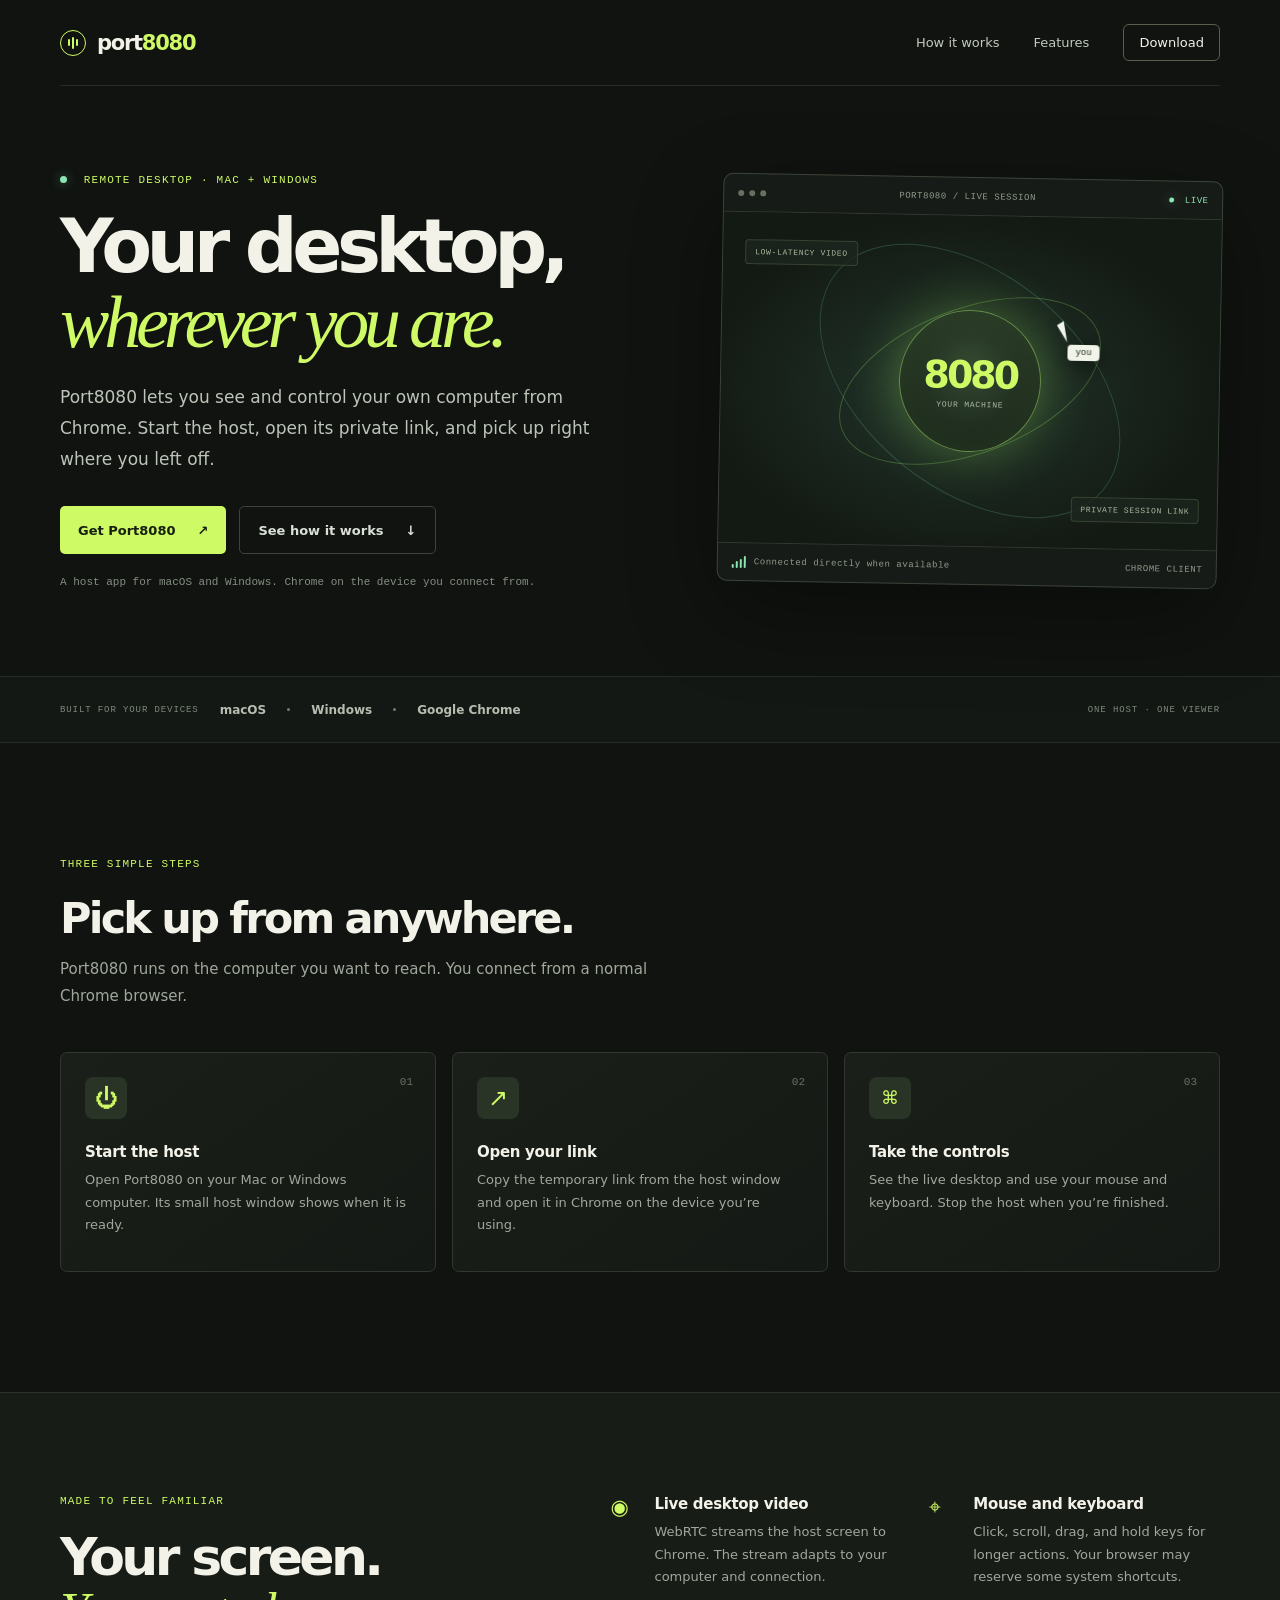
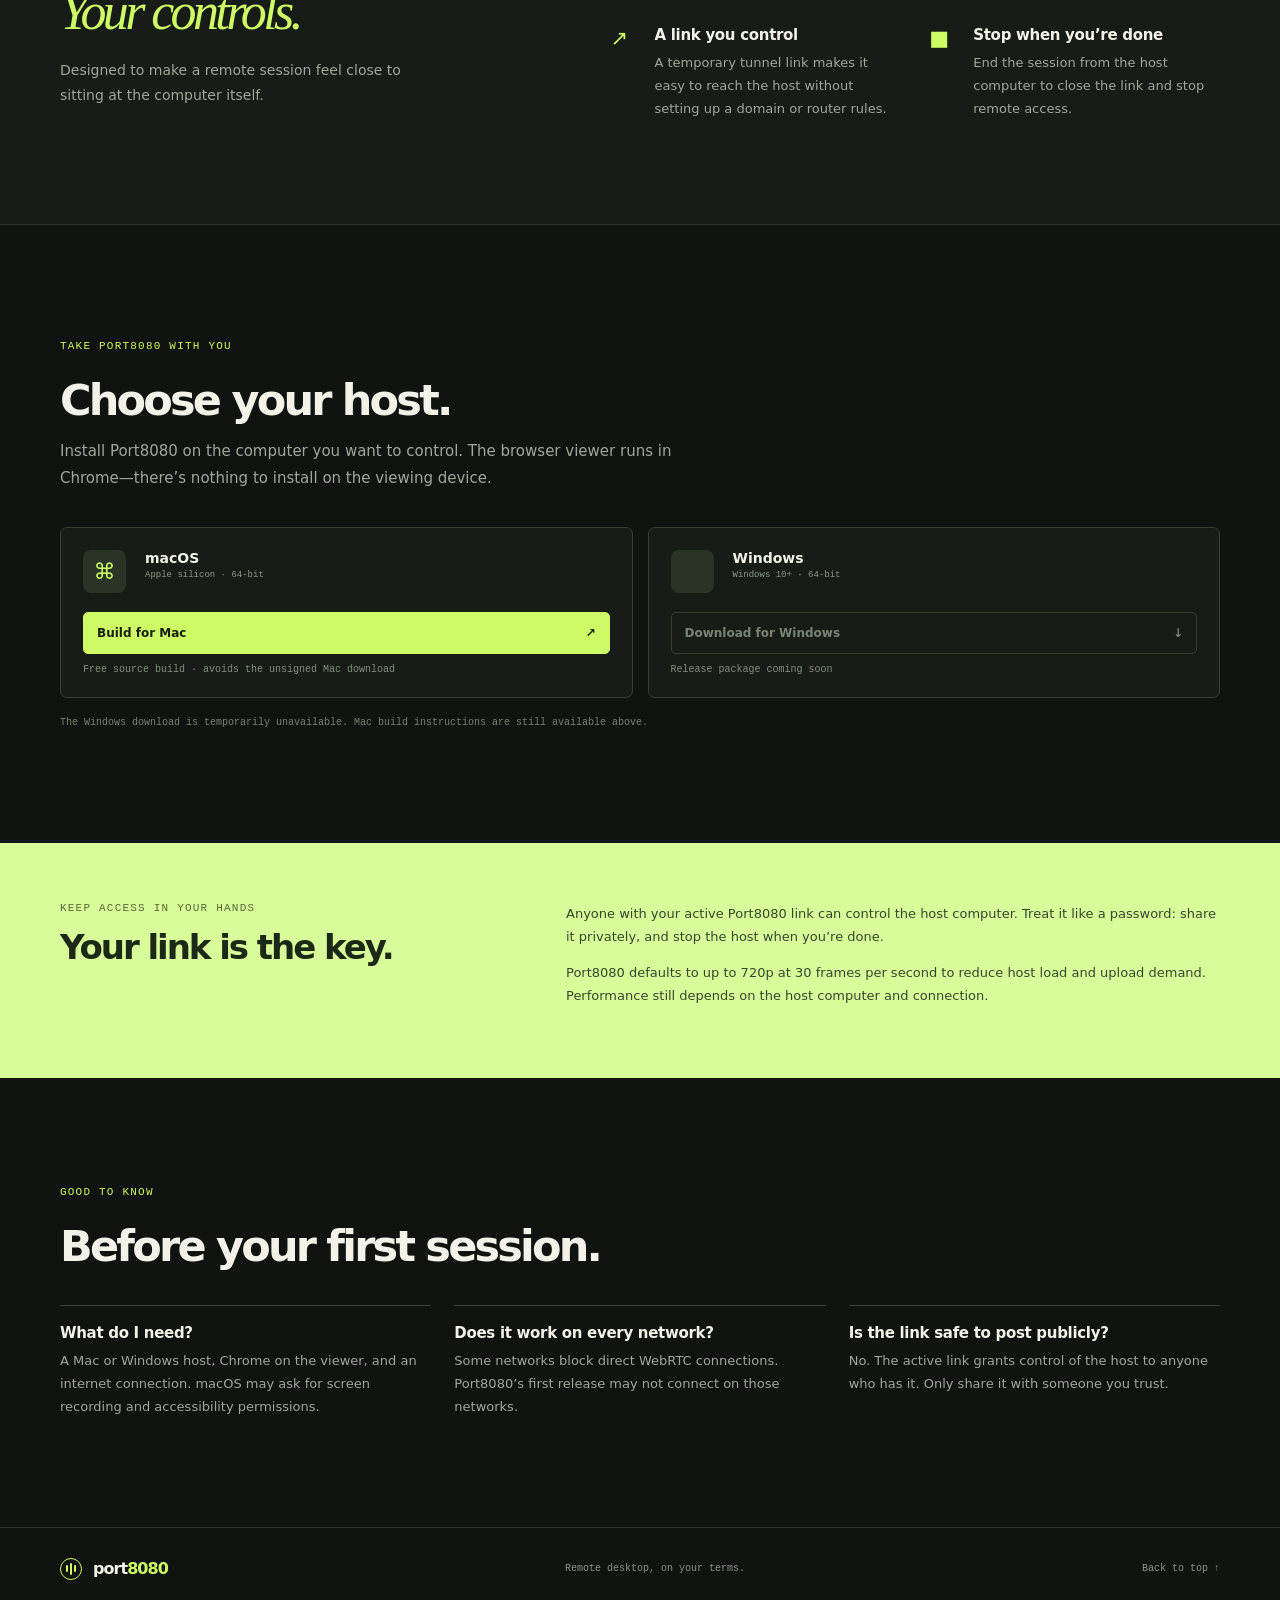
<file: index.html>
<!doctype html>
<html lang="en">
<head>
  <meta charset="utf-8">
  <meta name="viewport" content="width=device-width, initial-scale=1">
  <meta name="theme-color" content="#101310">
  <meta name="description" content="Port8080 is a remote desktop tool for controlling your Mac or Windows computer from Chrome.">
  <link rel="canonical" href="https://port8080.dpdns.org/">
  <meta property="og:title" content="Port8080 — your desktop, wherever you are">
  <meta property="og:description" content="See and control your own Mac or Windows computer from Chrome.">
  <meta property="og:url" content="https://port8080.dpdns.org/">
  <title>Port8080 — your desktop, wherever you are</title>
  <link rel="icon" href="favicon.svg" type="image/svg+xml">
  <link rel="stylesheet" href="styles.css">
</head>
<body>
  <header class="site-header wrap">
    <a class="brand" href="#top" aria-label="Port8080 home">
      <span class="brand-mark" aria-hidden="true"><i></i><i></i><i></i></span>
      <span>port<span class="brand-number">8080</span></span>
    </a>
    <nav aria-label="Main navigation">
      <a href="#how">How it works</a>
      <a href="#features">Features</a>
      <a class="nav-download" href="#download">Download</a>
    </nav>
  </header>

  <main id="top">
    <section class="hero wrap">
      <div class="hero-copy">
        <p class="eyebrow"><span class="status-dot"></span> REMOTE DESKTOP · MAC + WINDOWS</p>
        <h1>Your desktop,<br><em>wherever you are.</em></h1>
        <p class="hero-lede">Port8080 lets you see and control your own computer from Chrome. Start the host, open its private link, and pick up right where you left off.</p>
        <div class="hero-actions">
          <a class="button button-primary" href="#download">Get Port8080 <span aria-hidden="true">↗</span></a>
          <a class="button button-quiet" href="#how">See how it works <span aria-hidden="true">↓</span></a>
        </div>
        <p class="hero-note">A host app for macOS and Windows. Chrome on the device you connect from.</p>
      </div>
      <div class="screen-card" aria-label="Illustration of a remote desktop session">
        <div class="screen-top"><div class="window-dots"><b></b><b></b><b></b></div><span>PORT8080 / LIVE SESSION</span><span class="live"><i></i> LIVE</span></div>
        <div class="screen-art">
          <div class="art-grid"></div>
          <div class="art-orbit orbit-one"></div><div class="art-orbit orbit-two"></div>
          <div class="art-core"><span>8080</span><small>YOUR MACHINE</small></div>
          <div class="art-cursor"><span></span><b>you</b></div>
          <div class="art-label label-a">LOW-LATENCY VIDEO</div>
          <div class="art-label label-b">PRIVATE SESSION LINK</div>
        </div>
        <div class="screen-bottom"><span><i class="signal-bars"><b></b><b></b><b></b><b></b></i> Connected directly when available</span><span>CHROME CLIENT</span></div>
      </div>
    </section>

    <section class="ticker" aria-label="Supported platforms">
      <div class="wrap ticker-inner"><span>BUILT FOR YOUR DEVICES</span><b>macOS</b><i></i><b>Windows</b><i></i><b>Google Chrome</b><span class="ticker-right">ONE HOST · ONE VIEWER</span></div>
    </section>

    <section class="section wrap" id="how">
      <div class="section-head"><p class="eyebrow">THREE SIMPLE STEPS</p><h2>Pick up from anywhere.</h2><p>Port8080 runs on the computer you want to reach. You connect from a normal Chrome browser.</p></div>
      <div class="steps">
        <article class="step"><span class="step-num">01</span><div class="step-icon icon-power">⏻</div><h3>Start the host</h3><p>Open Port8080 on your Mac or Windows computer. Its small host window shows when it is ready.</p></article>
        <article class="step"><span class="step-num">02</span><div class="step-icon icon-link">↗</div><h3>Open your link</h3><p>Copy the temporary link from the host window and open it in Chrome on the device you’re using.</p></article>
        <article class="step"><span class="step-num">03</span><div class="step-icon icon-screen">⌘</div><h3>Take the controls</h3><p>See the live desktop and use your mouse and keyboard. Stop the host when you’re finished.</p></article>
      </div>
    </section>

    <section class="feature-band" id="features">
      <div class="wrap feature-layout">
        <div class="feature-intro"><p class="eyebrow">MADE TO FEEL FAMILIAR</p><h2>Your screen.<br><em>Your controls.</em></h2><p>Designed to make a remote session feel close to sitting at the computer itself.</p></div>
        <div class="feature-list">
          <article><span class="feature-icon">◉</span><div><h3>Live desktop video</h3><p>WebRTC streams the host screen to Chrome. The stream adapts to your computer and connection.</p></div></article>
          <article><span class="feature-icon">⌖</span><div><h3>Mouse and keyboard</h3><p>Click, scroll, drag, and hold keys for longer actions. Your browser may reserve some system shortcuts.</p></div></article>
          <article><span class="feature-icon">↗</span><div><h3>A link you control</h3><p>A temporary tunnel link makes it easy to reach the host without setting up a domain or router rules.</p></div></article>
          <article><span class="feature-icon">■</span><div><h3>Stop when you’re done</h3><p>End the session from the host computer to close the link and stop remote access.</p></div></article>
        </div>
      </div>
    </section>

    <section class="download-section wrap" id="download">
      <div class="download-copy"><p class="eyebrow">TAKE PORT8080 WITH YOU</p><h2>Choose your host.</h2><p>Install Port8080 on the computer you want to control. The browser viewer runs in Chrome—there’s nothing to install on the viewing device.</p></div>
      <div class="download-grid">
        <article class="download-card" data-platform="mac">
          <div class="platform-symbol" aria-hidden="true">⌘</div><div class="platform-meta"><span class="platform-name">macOS</span><span class="platform-detail">Apple silicon · 64-bit</span></div>
          <a class="download-button" id="download-mac" href="https://github.com/webdev99-cyber/port8080repo/blob/main/MAC-BUILD.md" target="_blank" rel="noopener noreferrer">Build for Mac <span>↗</span></a>
          <p class="download-state" id="status-mac">Free source build · avoids the unsigned Mac download</p>
        </article>
        <article class="download-card" data-platform="windows">
          <div class="platform-symbol windows-symbol" aria-hidden="true"><i></i><i></i><i></i><i></i></div><div class="platform-meta"><span class="platform-name">Windows</span><span class="platform-detail">Windows 10+ · 64-bit</span></div>
          <a class="download-button" id="download-windows" href="#download" aria-disabled="true">Download for Windows <span>↓</span></a>
          <p class="download-state" id="status-windows">Release package coming soon</p>
        </article>
      </div>
      <p class="release-note" id="release-note">Downloads will appear here when Port8080 installers are published.</p>
    </section>

    <section class="trust-section">
      <div class="wrap trust-layout"><div><p class="eyebrow">KEEP ACCESS IN YOUR HANDS</p><h2>Your link is the key.</h2></div><div class="trust-copy"><p>Anyone with your active Port8080 link can control the host computer. Treat it like a password: share it privately, and stop the host when you’re done.</p><p>Port8080 defaults to up to 720p at 30 frames per second to reduce host load and upload demand. Performance still depends on the host computer and connection.</p></div></div>
    </section>

    <section class="faq-section wrap">
      <p class="eyebrow">GOOD TO KNOW</p><h2>Before your first session.</h2>
      <div class="faq-grid">
        <article><h3>What do I need?</h3><p>A Mac or Windows host, Chrome on the viewer, and an internet connection. macOS may ask for screen recording and accessibility permissions.</p></article>
        <article><h3>Does it work on every network?</h3><p>Some networks block direct WebRTC connections. Port8080’s first release may not connect on those networks.</p></article>
        <article><h3>Is the link safe to post publicly?</h3><p>No. The active link grants control of the host to anyone who has it. Only share it with someone you trust.</p></article>
      </div>
    </section>
  </main>

  <footer class="site-footer"><div class="wrap footer-inner"><a class="brand" href="#top"><span class="brand-mark" aria-hidden="true"><i></i><i></i><i></i></span><span>port<span class="brand-number">8080</span></span></a><span>Remote desktop, on your terms.</span><a href="#top">Back to top ↑</a></div></footer>
  <script src="app.js" defer></script>
</body>
</html>
</file>
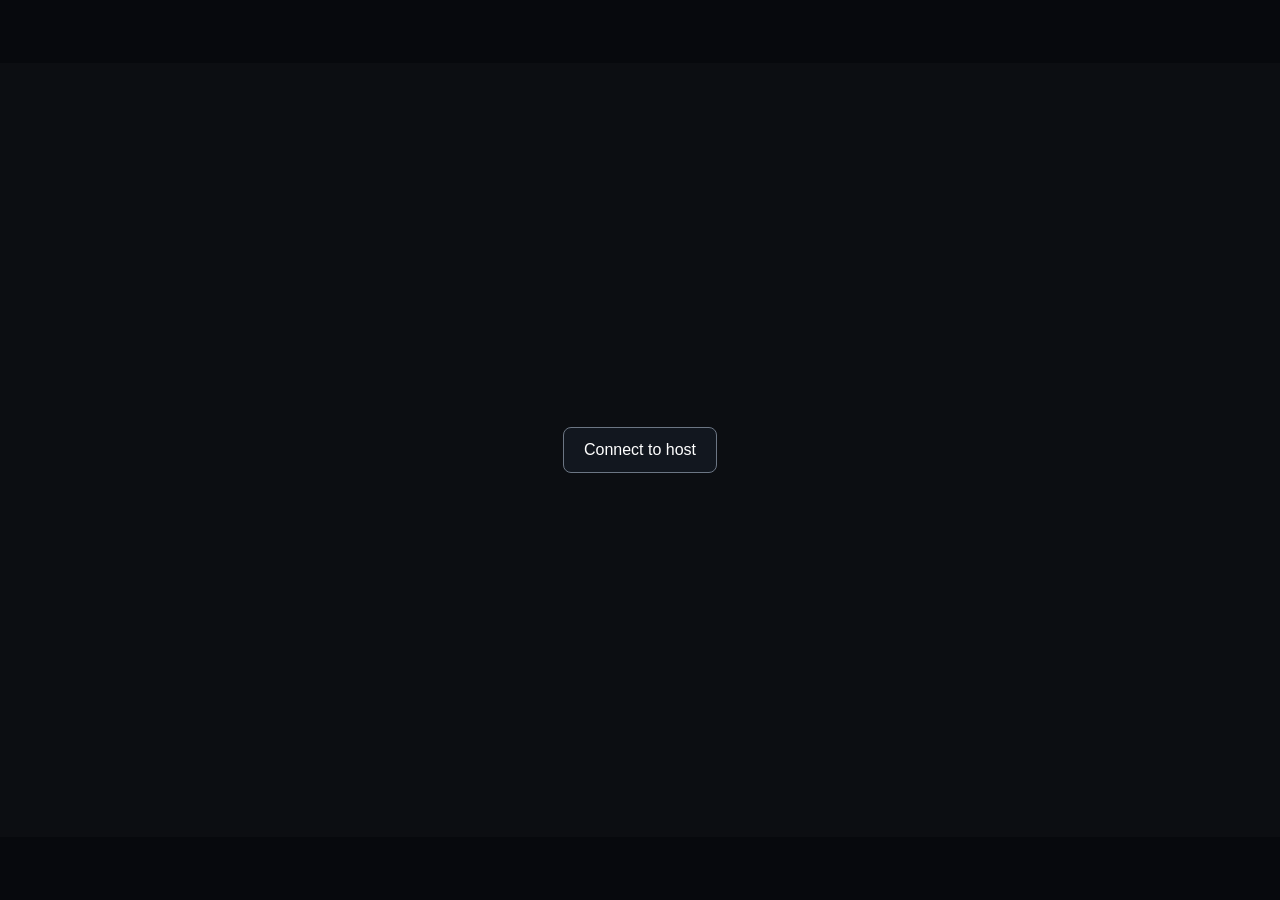
<file: app/web/viewer.html>
<!doctype html>
<html lang="en"><meta charset="utf-8"><meta name="viewport" content="width=device-width,initial-scale=1,maximum-scale=1,user-scalable=no"><title>Port8080</title>
<style>
*{box-sizing:border-box}html,body{margin:0;width:100%;height:100%;background:#07090d;color:#fff;font:14px system-ui;overflow:hidden}body{display:flex;align-items:center;justify-content:center;padding:7vh 0}#stage{position:relative;width:100%;height:86vh;display:flex;align-items:center;justify-content:center;background:#0c0e12}video{display:block;max-width:100%;max-height:100%;object-fit:contain;outline:none}#bar{position:absolute;top:12px;left:12px;right:12px;display:flex;justify-content:space-between;align-items:center;opacity:.22;transition:opacity .2s}#stage:hover #bar,#bar:focus-within{opacity:1}button{border:1px solid #6c7684;border-radius:8px;background:#151922cc;color:#fff;padding:8px 12px;cursor:pointer}#state{padding:8px 12px;border-radius:8px;background:#151922cc;color:#d6dfeb}#help{position:absolute;bottom:10px;left:12px;right:12px;text-align:center;color:#9da7b4;font-size:12px;pointer-events:none;opacity:.6}#shade{position:absolute;inset:0;display:grid;place-items:center;background:#0c0e12;color:#dce4ef}#shade button{font-size:16px;padding:13px 20px}</style>
<body><main id="stage" tabindex="0"><video id="video" autoplay playsinline></video><div id="bar"><span id="state">Connecting…</span><button id="full">Fullscreen</button></div><div id="help">Click the screen to control it · Esc exits fullscreen</div><div id="shade"><button id="connect">Connect to host</button></div></main>
<script>
(()=>{
const token=location.pathname.split('/').pop(),video=document.querySelector('#video'),shade=document.querySelector('#shade'),state=document.querySelector('#state'),stage=document.querySelector('#stage');
let pc,ws,keys=new Set(),lastMove=0,device=localStorage.getItem('desklink-device');if(!device){device=crypto.randomUUID();localStorage.setItem('desklink-device',device)}
const setState=s=>state.textContent=s;
function send(ch,obj){if(ch&&ch.readyState==='open')ch.send(JSON.stringify(obj))}
async function connect(){document.querySelector('#connect').disabled=true;setState('Starting WebRTC…');const secure=location.protocol==='https:',scheme=secure?'wss':'ws';
 ws=new WebSocket(`${scheme}://${location.host}/signal/${token}`);pc=new RTCPeerConnection({iceServers:[{urls:'stun:stun.l.google.com:19302'}]});
 const control=pc.createDataChannel('control',{ordered:true}),motion=pc.createDataChannel('motion',{ordered:false,maxRetransmits:0});
 pc.ontrack=e=>{video.srcObject=e.streams[0];shade.style.display='none';video.play().catch(()=>{});setState('Connected')};
 pc.onconnectionstatechange=()=>{if(['failed','disconnected','closed'].includes(pc.connectionState)){setState('Connection '+pc.connectionState);shade.style.display='grid';document.querySelector('#connect').disabled=false}};
 pc.oniceconnectionstatechange=()=>{if(pc.iceConnectionState==='checking')setState('Finding direct connection…')};
 await new Promise((resolve,reject)=>{ws.onopen=resolve;ws.onerror=()=>reject(new Error('Could not reach host'))});
 ws.onmessage=async e=>{const m=JSON.parse(e.data);if(m.type==='answer'){await pc.setRemoteDescription({type:'answer',sdp:m.sdp});setState('Connecting video…')}else if(m.type==='error'){setState(m.message||'Host error')}};
 const offer=await pc.createOffer({offerToReceiveVideo:true});await pc.setLocalDescription(offer);
 await Promise.race([new Promise(resolve=>{if(pc.iceGatheringState==='complete')resolve();else pc.onicegatheringstatechange=()=>{if(pc.iceGatheringState==='complete')resolve()}}),new Promise(resolve=>setTimeout(resolve,9000))]);
 ws.send(JSON.stringify({type:'offer',sdp:pc.localDescription.sdp,deviceId:device}));
 control.onopen=()=>setState('Waiting for host video…');
 const point=e=>{const r=video.getBoundingClientRect();return{x:Math.max(0,Math.min(1,(e.clientX-r.left)/r.width)),y:Math.max(0,Math.min(1,(e.clientY-r.top)/r.height))}};
 stage.onpointermove=e=>{const n=performance.now();if(n-lastMove<8)return;lastMove=n;const p=point(e);if(video.clientWidth&&video.clientHeight)send(motion,{type:'move',...p})};
 stage.onpointerdown=e=>{stage.focus();stage.setPointerCapture(e.pointerId);send(control,{type:'down',button:e.button===2?'right':e.button===1?'middle':'left',...point(e)})};stage.onpointerup=e=>send(control,{type:'up',button:e.button===2?'right':e.button===1?'middle':'left',...point(e)});stage.oncontextmenu=e=>e.preventDefault();
 stage.onwheel=e=>{e.preventDefault();send(motion,{type:'scroll',delta:e.deltaY})};
 window.onkeydown=e=>{if(!e.repeat){keys.add(e.key);send(control,{type:'keydown',key:e.key})}e.preventDefault()};window.onkeyup=e=>{keys.delete(e.key);send(control,{type:'keyup',key:e.key})};window.onblur=()=>{for(const key of keys)send(control,{type:'keyup',key});keys.clear()};
}
document.querySelector('#connect').onclick=()=>connect().catch(e=>{setState(e.message);document.querySelector('#connect').disabled=false});
document.querySelector('#full').onclick=()=>stage.requestFullscreen?.();
connect().catch(e=>{setState(e.message);document.querySelector('#connect').disabled=false});
})();
</script></body></html>
</file>
<file: styles.css>
:root{--bg:#101310;--panel:#191e19;--panel2:#1d241e;--ink:#f2f2e9;--muted:#a0a89c;--line:#343c33;--lime:#cefa65;--mint:#8be5b2;--orange:#ffad70;--mono:'DM Mono',ui-monospace,SFMono-Regular,Menlo,monospace;--sans:Manrope,Inter,system-ui,-apple-system,BlinkMacSystemFont,'Segoe UI',sans-serif}*{box-sizing:border-box}html{scroll-behavior:smooth}body{margin:0;background:var(--bg);color:var(--ink);font-family:var(--sans);-webkit-font-smoothing:antialiased}a{color:inherit;text-decoration:none}.wrap{width:min(1160px,calc(100% - 56px));margin-inline:auto}.site-header{height:86px;display:flex;align-items:center;justify-content:space-between;border-bottom:1px solid rgba(200,220,191,.12)}.brand{display:inline-flex;align-items:center;gap:11px;font-weight:800;letter-spacing:-.06em;font-size:21px}.brand-number{color:var(--lime)}.brand-mark{width:26px;height:26px;border:1.5px solid var(--lime);border-radius:50%;display:flex;align-items:center;justify-content:center;gap:2px}.brand-mark i{display:block;width:2px;border-radius:4px;background:var(--lime)}.brand-mark i:nth-child(1){height:7px}.brand-mark i:nth-child(2){height:12px}.brand-mark i:nth-child(3){height:7px}nav{display:flex;align-items:center;gap:34px;font-size:13px;color:#c2c9bd}nav a:hover,.footer-inner>a:last-child:hover{color:var(--lime)}.nav-download{color:var(--ink);border:1px solid #58604f;border-radius:6px;padding:10px 15px}.hero{display:grid;grid-template-columns:1.1fr .9fr;align-items:center;gap:48px;padding-top:88px;padding-bottom:88px}.eyebrow{font:11px var(--mono);letter-spacing:.11em;color:var(--lime);margin:0 0 23px}.status-dot,.live i{width:7px;height:7px;display:inline-block;border-radius:50%;background:var(--mint);box-shadow:0 0 12px #8be5b277;margin-right:9px}.hero h1{font-size:clamp(44px,6vw,74px);letter-spacing:-.075em;line-height:1.01;margin:0 0 23px;font-weight:700}.hero h1 em,.feature-intro h2 em{font-family:Georgia,serif;font-weight:400;color:var(--lime);letter-spacing:-.07em}.hero-lede{font-size:17px;line-height:1.8;max-width:540px;color:#bdc4b9;margin:0}.hero-actions{display:flex;gap:13px;align-items:center;margin-top:32px}.button{height:48px;display:inline-flex;align-items:center;gap:22px;padding:0 18px;border-radius:5px;font-size:13px;font-weight:700;transition:transform .18s,background .18s}.button:hover,.download-button:not([aria-disabled=true]):hover{transform:translateY(-2px)}.button-primary{background:var(--lime);color:#17200f}.button-primary:hover{background:#dcff8a}.button-quiet{color:#dae0d6;border:1px solid #3a4439}.hero-note{font:11px var(--mono);color:#858f82;margin:22px 0 0}.screen-card{border:1px solid #3b4438;background:#171b17;border-radius:10px;overflow:hidden;box-shadow:0 30px 90px #0005;transform:rotate(1deg)}.screen-top,.screen-bottom{height:38px;display:flex;align-items:center;justify-content:space-between;padding:0 14px;font:9px var(--mono);letter-spacing:.06em;color:#8f9b8c}.screen-top{border-bottom:1px solid #30392f}.window-dots{display:flex;gap:5px}.window-dots b{width:6px;height:6px;background:#65705f;border-radius:50%}.live{color:var(--mint)}.live i{width:5px;height:5px;margin-right:5px}.screen-art{height:330px;position:relative;overflow:hidden;background:radial-gradient(ellipse at 48% 52%,#293e30 0%,#1c2a22 29%,#131913 72%)}.art-grid{position:absolute;inset:0;opacity:.18;background-image:linear-gradient(#8fd68c22 1px,transparent 1px),linear-gradient(90deg,#8fd68c22 1px,transparent 1px);background-size:34px 34px;mask-image:radial-gradient(ellipse,#000,transparent 78%)}.art-orbit{position:absolute;border:1px solid #9dea6a44;border-radius:50%;left:50%;top:50%;transform:translate(-50%,-50%) rotate(-22deg)}.orbit-one{width:275px;height:145px}.orbit-two{width:345px;height:216px;transform:translate(-50%,-50%) rotate(38deg);border-color:#7de3b133}.art-core{position:absolute;left:50%;top:50%;transform:translate(-50%,-50%);width:142px;height:142px;border-radius:50%;border:1px solid #b3f9787a;display:flex;flex-direction:column;align-items:center;justify-content:center;background:radial-gradient(circle at 50% 40%,#344a31,#1a251b 72%);box-shadow:0 0 55px #a9fb6250,inset 0 0 32px #a9fb621e}.art-core span{font-size:38px;font-weight:700;letter-spacing:-.08em;color:var(--lime)}.art-core small{font:8px var(--mono);letter-spacing:.1em;color:#aeb9a8;margin-top:3px}.art-cursor{position:absolute;left:68%;top:31%;filter:drop-shadow(0 4px 10px #0008)}.art-cursor span{display:block;width:0;height:0;border-left:8px solid #f0f5eb;border-right:8px solid transparent;border-bottom:20px solid transparent;transform:rotate(-32deg)}.art-cursor b{background:#f1f4e9;color:#263020;padding:3px 8px;border-radius:4px;font:9px var(--mono);margin-left:7px}.art-label{position:absolute;font:8px var(--mono);letter-spacing:.08em;color:#aab89f;border:1px solid #70836155;background:#1c261ecc;padding:7px 9px;border-radius:4px}.label-a{left:22px;top:27px}.label-b{right:18px;bottom:26px}.screen-bottom{border-top:1px solid #30392f}.screen-bottom>span:first-child{display:flex;align-items:center;gap:8px}.signal-bars{display:flex;align-items:end;gap:2px;height:12px}.signal-bars b{display:block;width:2px;background:var(--mint);border-radius:2px}.signal-bars b:nth-child(1){height:4px}.signal-bars b:nth-child(2){height:7px}.signal-bars b:nth-child(3){height:9px}.signal-bars b:nth-child(4){height:12px}.ticker{border-top:1px solid #252c24;border-bottom:1px solid #252c24;background:#141814}.ticker-inner{height:65px;display:flex;align-items:center;gap:21px;color:#b5beb0}.ticker-inner>span:first-child,.ticker-right{font:9px var(--mono);letter-spacing:.1em;color:#7e897c}.ticker-inner b{font-size:12px;font-weight:600}.ticker-inner>i{width:3px;height:3px;background:#71806d;border-radius:50%}.ticker-right{margin-left:auto}.section{padding-top:115px;padding-bottom:120px}.section-head{max-width:590px}.section-head h2,.download-copy h2,.faq-section h2{font-size:43px;letter-spacing:-.065em;margin:0 0 13px}.section-head>p:last-child,.download-copy>p:last-child{font-size:15px;color:var(--muted);line-height:1.75;margin:0}.steps{display:grid;grid-template-columns:repeat(3,1fr);gap:16px;margin-top:43px}.step{position:relative;border:1px solid #30382f;background:linear-gradient(145deg,#1a1f19,#151915);border-radius:7px;padding:24px;min-height:220px}.step-num{position:absolute;right:22px;top:23px;color:#66715f;font:11px var(--mono)}.step-icon{display:grid;place-items:center;width:42px;height:42px;border-radius:8px;background:#293426;color:var(--lime);font-size:23px;margin-bottom:24px}.icon-link{font-size:24px}.icon-screen{font-size:18px}.step h3,.feature-list h3,.faq-grid h3{font-size:15px;margin:0 0 8px;letter-spacing:-.02em}.step p,.feature-list p,.faq-grid p{font-size:13px;line-height:1.75;color:var(--muted);margin:0}.feature-band{background:#171c17;border-top:1px solid #2b342a;border-bottom:1px solid #2b342a;padding:102px 0}.feature-layout{display:grid;grid-template-columns:.85fr 1.15fr;gap:100px}.feature-intro h2{font-size:52px;letter-spacing:-.07em;line-height:1.05;margin:0 0 18px}.feature-intro>p:last-child{max-width:350px;line-height:1.8;color:var(--muted);font-size:14px}.feature-list{display:grid;grid-template-columns:1fr 1fr;gap:35px 28px}.feature-list article{display:grid;grid-template-columns:31px 1fr;gap:13px}.feature-icon{color:var(--lime);font-size:21px}.download-section{padding-top:115px;padding-bottom:115px}.download-copy{max-width:620px}.download-grid{display:grid;grid-template-columns:1fr 1fr;gap:15px;margin-top:36px}.download-card{display:grid;grid-template-columns:48px 1fr;gap:0 14px;align-items:center;padding:22px;border:1px solid #384134;background:#171c17;border-radius:7px}.platform-symbol{width:43px;height:43px;border-radius:8px;background:#293427;color:var(--lime);display:grid;place-items:center;font-size:22px;grid-row:span 2}.windows-symbol{display:grid;grid-template-columns:repeat(2,7px);grid-template-rows:repeat(2,7px);gap:2px;align-content:center;justify-content:center}.windows-symbol i{background:var(--lime)}.platform-meta{display:flex;flex-direction:column;gap:4px}.platform-name{font-size:14px;font-weight:700}.platform-detail{font:9px var(--mono);color:#8e9a88}.download-button{height:42px;margin-top:19px;grid-column:1/-1;display:flex;align-items:center;justify-content:space-between;padding:0 13px;border:1px solid #4a5742;border-radius:5px;color:#b7c4ae;font-size:12px;font-weight:700;transition:all .18s}.download-button:not([aria-disabled=true]){background:var(--lime);border-color:var(--lime);color:#16200f}.download-button[aria-disabled=true]{cursor:not-allowed;opacity:.62}.download-state{grid-column:1/-1;font:10px var(--mono);color:#84917e;margin:10px 0 0}.release-note{font:10px var(--mono);color:#788472;margin:19px 0 0}.trust-section{background:#d9fc9b;color:#1b2916;padding:59px 0}.trust-layout{display:grid;grid-template-columns:.8fr 1.2fr;gap:70px;align-items:start}.trust-section .eyebrow{color:#526a36;margin-bottom:13px}.trust-section h2{font-size:34px;letter-spacing:-.06em;margin:0}.trust-copy p{font-size:13px;line-height:1.8;margin:0 0 12px;color:#35472b}.faq-section{padding-top:108px;padding-bottom:108px}.faq-section h2{margin-bottom:34px}.faq-grid{display:grid;grid-template-columns:repeat(3,1fr);gap:23px}.faq-grid article{padding-top:18px;border-top:1px solid #394337}.site-footer{border-top:1px solid #2d352c}.footer-inner{height:82px;display:flex;align-items:center;justify-content:space-between;color:#8d9888;font:10px var(--mono)}.footer-inner .brand{font:800 16px var(--sans);color:var(--ink)}.footer-inner .brand-mark{width:22px;height:22px}.footer-inner .brand-number{color:var(--lime)}
@media(max-width:850px){.hero{grid-template-columns:1fr;gap:48px;padding-top:65px;padding-bottom:70px}.hero-copy{max-width:620px}.screen-card{max-width:620px;width:100%;margin-inline:auto}.feature-layout{gap:55px}.feature-intro h2{font-size:43px}.trust-layout{gap:35px}}
@media(max-width:620px){.wrap{width:min(100% - 36px,1160px)}.site-header{height:70px}nav{gap:14px;font-size:11px}nav a:nth-child(2){display:none}.nav-download{padding:8px 10px}.hero{padding-top:54px}.hero h1{font-size:49px}.hero-lede{font-size:15px}.hero-actions{gap:8px}.button{padding:0 12px;gap:12px;font-size:11px}.screen-art{height:275px}.ticker-inner{gap:12px;height:58px}.ticker-inner>span:first-child{display:none}.ticker-inner b{font-size:10px}.ticker-right{font-size:8px}.section,.download-section,.faq-section{padding-top:78px;padding-bottom:80px}.section-head h2,.download-copy h2,.faq-section h2{font-size:34px}.steps{grid-template-columns:1fr;gap:10px;margin-top:30px}.step{min-height:0;padding:20px}.step-icon{margin-bottom:16px}.feature-band{padding:76px 0}.feature-layout{grid-template-columns:1fr;gap:38px}.feature-intro h2{font-size:44px}.feature-list{grid-template-columns:1fr;gap:24px}.download-grid{grid-template-columns:1fr}.trust-section{padding:45px 0}.trust-layout{grid-template-columns:1fr;gap:18px}.trust-section h2{font-size:30px}.faq-grid{grid-template-columns:1fr;gap:25px}.footer-inner{height:auto;min-height:82px;gap:16px;flex-wrap:wrap;padding-block:18px}.footer-inner>span{display:none}}
@media(prefers-reduced-motion:reduce){html{scroll-behavior:auto}*,*::before,*::after{transition:none!important}}
</file>
